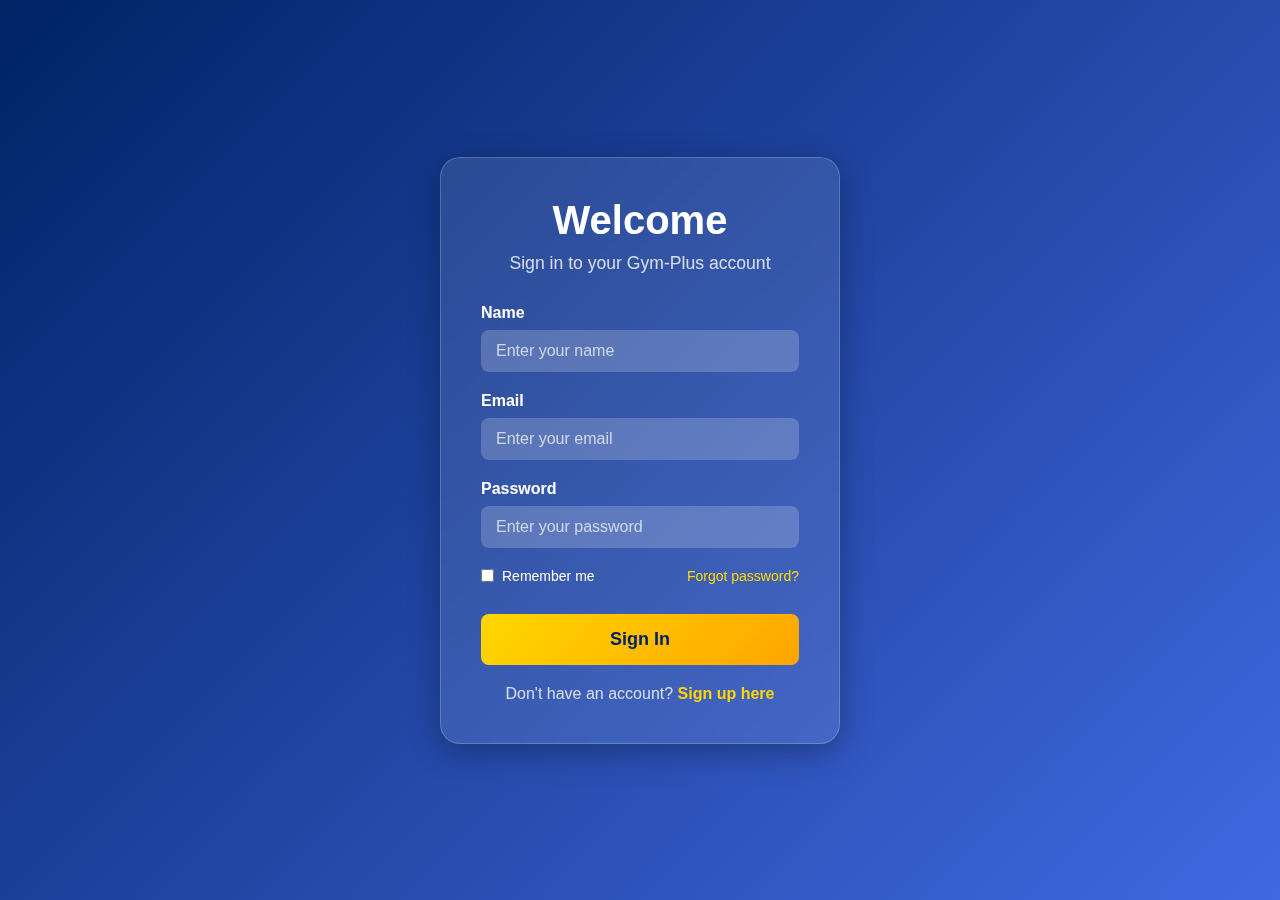
<file: templates/signup.html>
<!DOCTYPE html>
<html lang="en">
<head>
    <meta charset="UTF-8">
    <meta name="viewport" content="width=device-width, initial-scale=1.0">
    <title>Sign In - Gym-Plus</title>
    <style>
        * {
            margin: 0;
            padding: 0;
            box-sizing: border-box;
        }

        body {
            font-family: 'Arial', sans-serif;
            background: linear-gradient(135deg, #002366, #4169E1);
            min-height: 100vh;
            display: flex;
            align-items: center;
            justify-content: center;
            color: white;
        }

        .signin-container {
            background: rgba(255, 255, 255, 0.1);
            backdrop-filter: blur(10px);
            border-radius: 20px;
            padding: 40px;
            box-shadow: 0 8px 32px rgba(0, 0, 0, 0.3);
            width: 100%;
            max-width: 400px;
            border: 1px solid rgba(255, 255, 255, 0.2);
        }

        .signin-header {
            text-align: center;
            margin-bottom: 30px;
        }

        .signin-header h1 {
            font-size: 2.5rem;
            margin-bottom: 10px;
            color: white;
        }

        .signin-header p {
            color: rgba(255, 255, 255, 0.8);
            font-size: 1.1rem;
        }

        .form-group {
            margin-bottom: 20px;
        }

        .form-group label {
            display: block;
            margin-bottom: 8px;
            font-weight: 600;
            color: white;
        }

        .form-group input {
            width: 100%;
            padding: 12px 15px;
            border: none;
            border-radius: 8px;
            background: rgba(255, 255, 255, 0.2);
            color: white;
            font-size: 16px;
            transition: all 0.3s ease;
        }

        .form-group input::placeholder {
            color: rgba(255, 255, 255, 0.7);
        }

        .form-group input:focus {
            outline: none;
            background: rgba(255, 255, 255, 0.3);
            box-shadow: 0 0 0 2px rgba(255, 255, 255, 0.5);
        }

        .signin-btn {
            width: 100%;
            padding: 15px;
            background: linear-gradient(135deg, #FFD700, #FFA500);
            color: #002366;
            border: none;
            border-radius: 8px;
            font-size: 18px;
            font-weight: bold;
            cursor: pointer;
            transition: all 0.3s ease;
            margin-top: 10px;
        }

        .signin-btn:hover {
            transform: translateY(-2px);
            box-shadow: 0 5px 15px rgba(255, 215, 0, 0.4);
        }

        .signin-btn:active {
            transform: translateY(0);
        }

        .signup-link {
            text-align: center;
            margin-top: 20px;
            color: rgba(255, 255, 255, 0.8);
        }

        .signup-link a {
            color: #FFD700;
            text-decoration: none;
            font-weight: 600;
        }

        .signup-link a:hover {
            text-decoration: underline;
        }

        .error-message {
            background: rgba(255, 0, 0, 0.2);
            color: #ffcccc;
            padding: 10px;
            border-radius: 8px;
            margin-bottom: 15px;
            text-align: center;
            display: none;
        }

        .remember-forgot {
            display: flex;
            justify-content: space-between;
            align-items: center;
            margin-bottom: 20px;
            font-size: 14px;
        }

        .remember-forgot label {
            display: flex;
            align-items: center;
            cursor: pointer;
        }

        .remember-forgot input[type="checkbox"] {
            margin-right: 8px;
            width: auto;
        }

        .forgot-password {
            color: #FFD700;
            text-decoration: none;
        }

        .forgot-password:hover {
            text-decoration: underline;
        }
    </style>
</head>
<body>
    <div class="signin-container">
        <div class="signin-header">
            <h1>Welcome</h1>
            <p>Sign in to your Gym-Plus account</p>
        </div>
        
        <div class="error-message" id="errorMessage"></div>

        <form id="signinForm" method="POST" action="/signin">
            <div class="form-group">
                <label for="Name">Name</label>
                <input type="name" id="Name" name="name" placeholder="Enter your name" required>
            </div>
        
        <form id="signinForm" method="POST" action="/signin">
            <div class="form-group">
                <label for="email">Email</label>
                <input type="email" id="email" name="email" placeholder="Enter your email" required>
            </div>
            
            <div class="form-group">
                <label for="password">Password</label>
                <input type="password" id="password" name="password" placeholder="Enter your password" required>
            </div>
            
            <div class="remember-forgot">
                <label>
                    <input type="checkbox" name="remember" id="remember">
                    Remember me
                </label>
                <a href="#" class="forgot-password">Forgot password?</a>
            </div>
            
            <button type="submit" class="signin-btn">Sign In</button>
        </form>
        
        <div class="signup-link">
            <p>Don't have an account? <a href="/signup">Sign up here</a></p>
        </div>
    </div>

    <script>
        document.getElementById('signinForm').addEventListener('submit', async (e) => {
            e.preventDefault();
            
            const formData = new FormData(e.target);
            const email = formData.get('email');
            const password = formData.get('password');
            
            try {
                const response = await fetch('/signin', {
                    method: 'POST',
                    headers: {
                        'Content-Type': 'application/json',
                    },
                    body: JSON.stringify({ email, password })
                });
                
                const data = await response.json();
                
                if (response.ok) {
                    window.location.href = '/dashboard';
                } else {
                    document.getElementById('errorMessage').textContent = data.error || 'Sign in failed';
                    document.getElementById('errorMessage').style.display = 'block';
                }
            } catch (error) {
                document.getElementById('errorMessage').textContent = 'Network error. Please try again.';
                document.getElementById('errorMessage').style.display = 'block';
            }
        });
    </script>
</body>
</html>
</file>
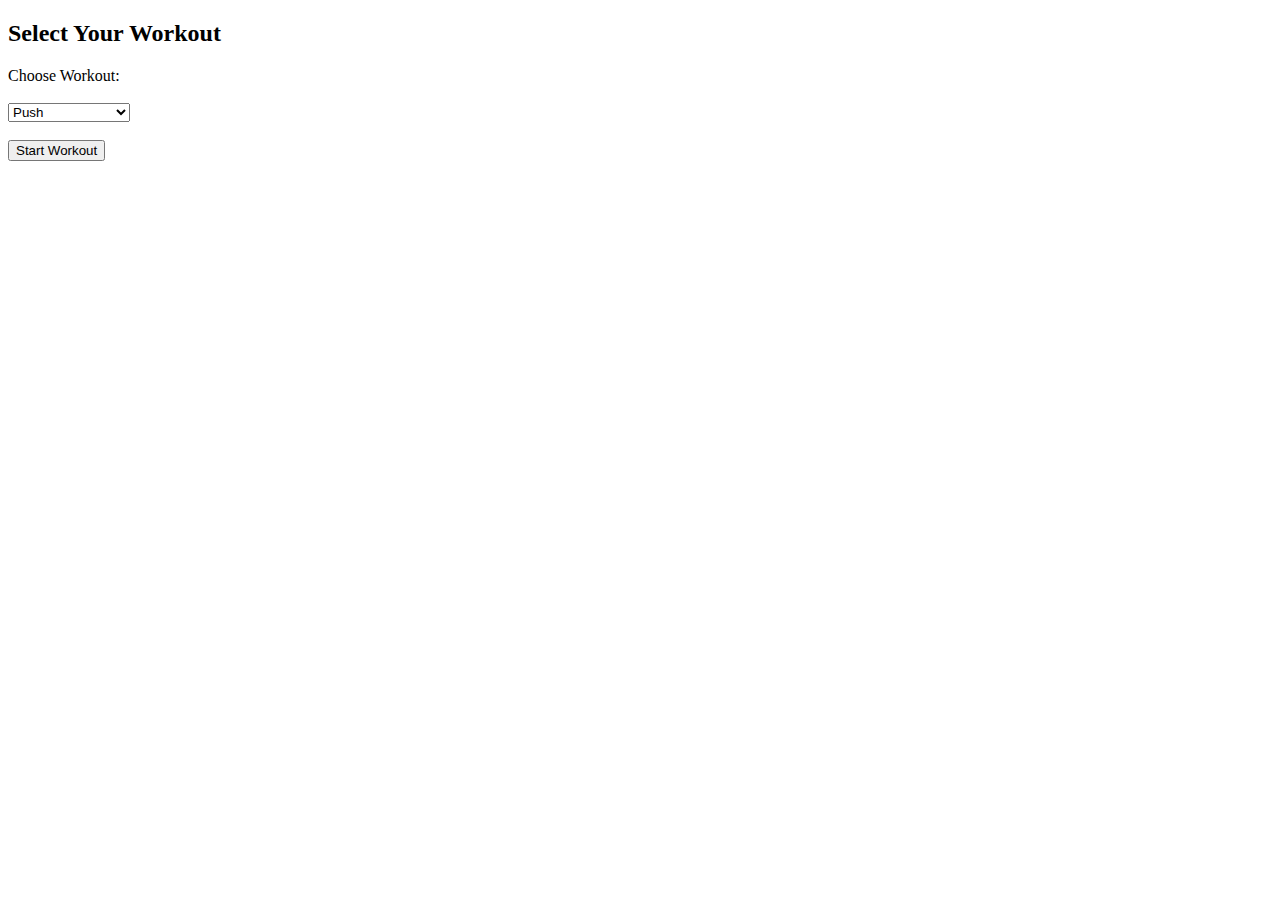
<file: templates/workout.html>
<!-- templates/workout.html -->
<!DOCTYPE html>
<html>
<head>
  <title>Select Workout</title>
</head>
<body>
  <h2>Select Your Workout</h2>
  <form method="POST" action="/workout">
    <label for="workout_type">Choose Workout:</label><br><br>
    <select name="workout_type" required>
      <option value="push">Push</option>
      <option value="pull">Pull</option>
      <option value="legs">Legs</option>
      <option value="biceps_triceps">Biceps & Triceps</option>
      <option value="abs">Abs</option>
    </select>
    <br><br>
    <button type="submit">Start Workout</button>
  </form>
</body>
</html>
</file>
